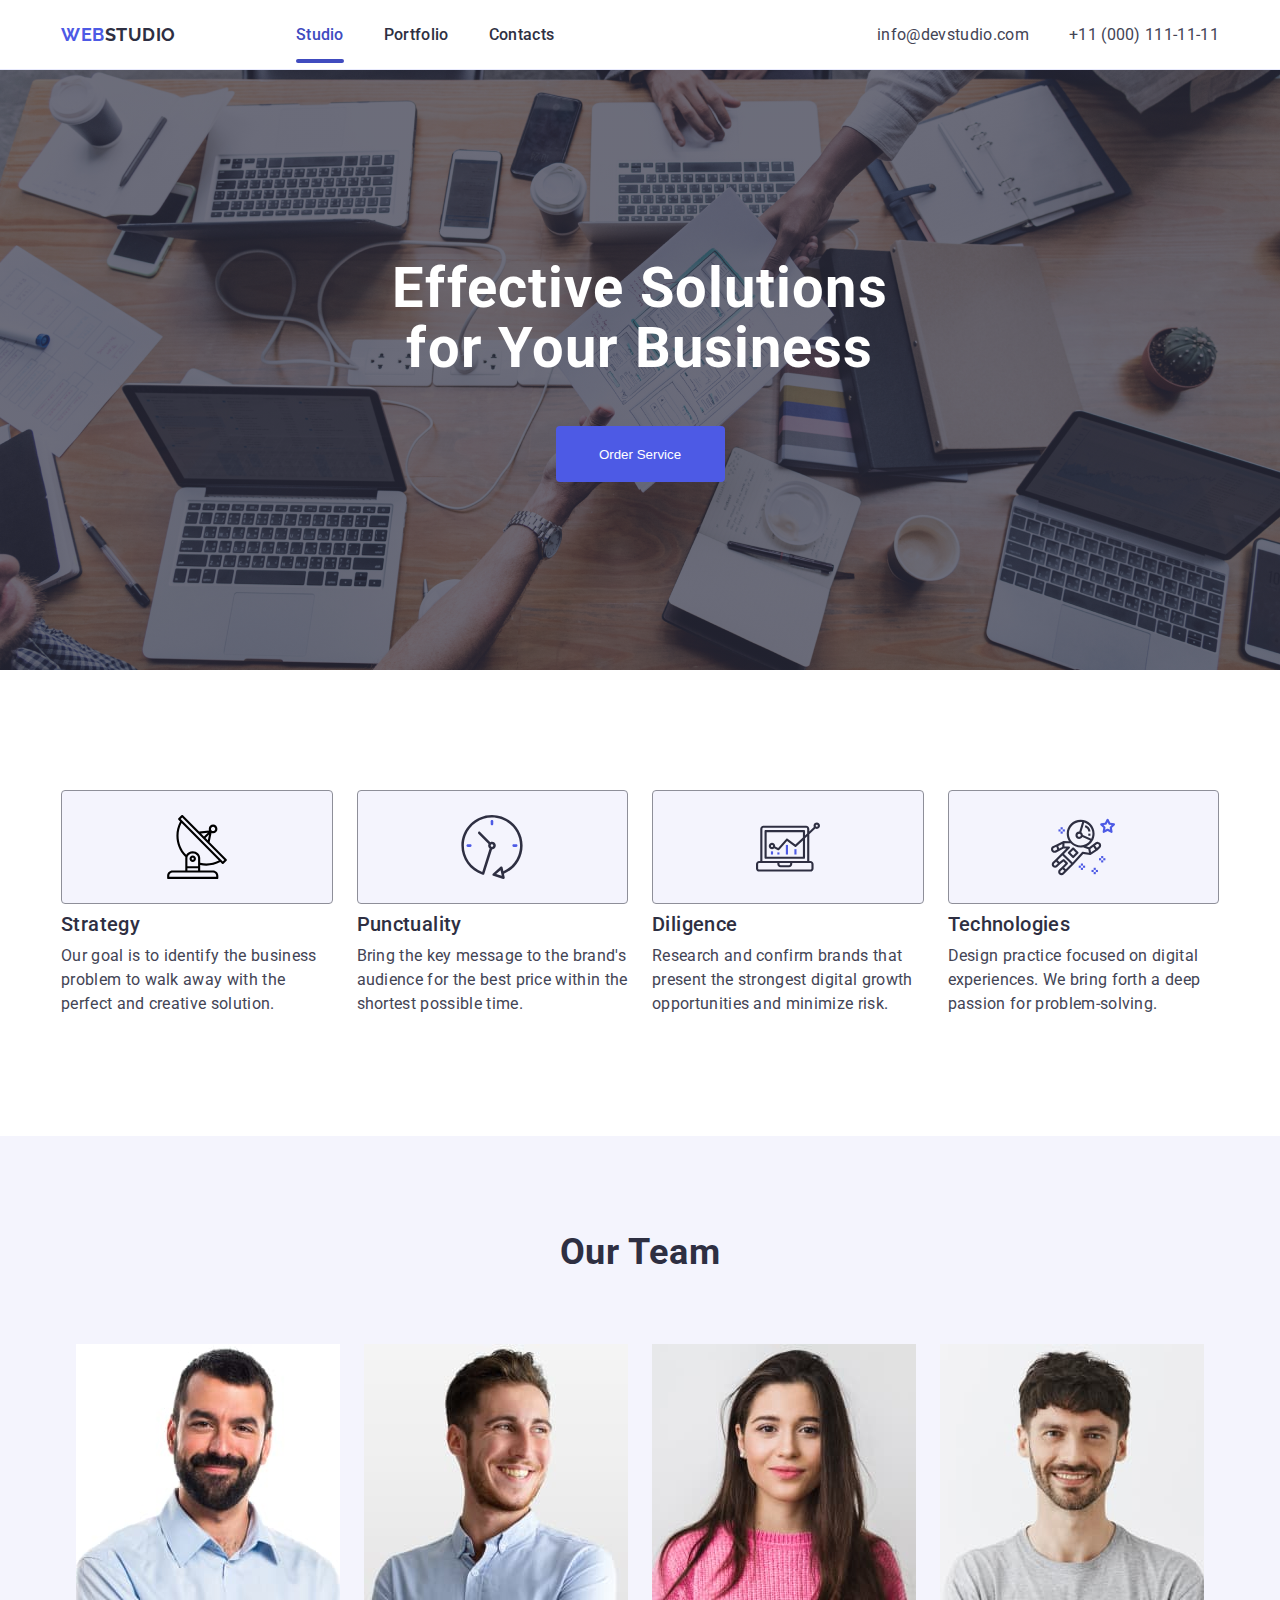
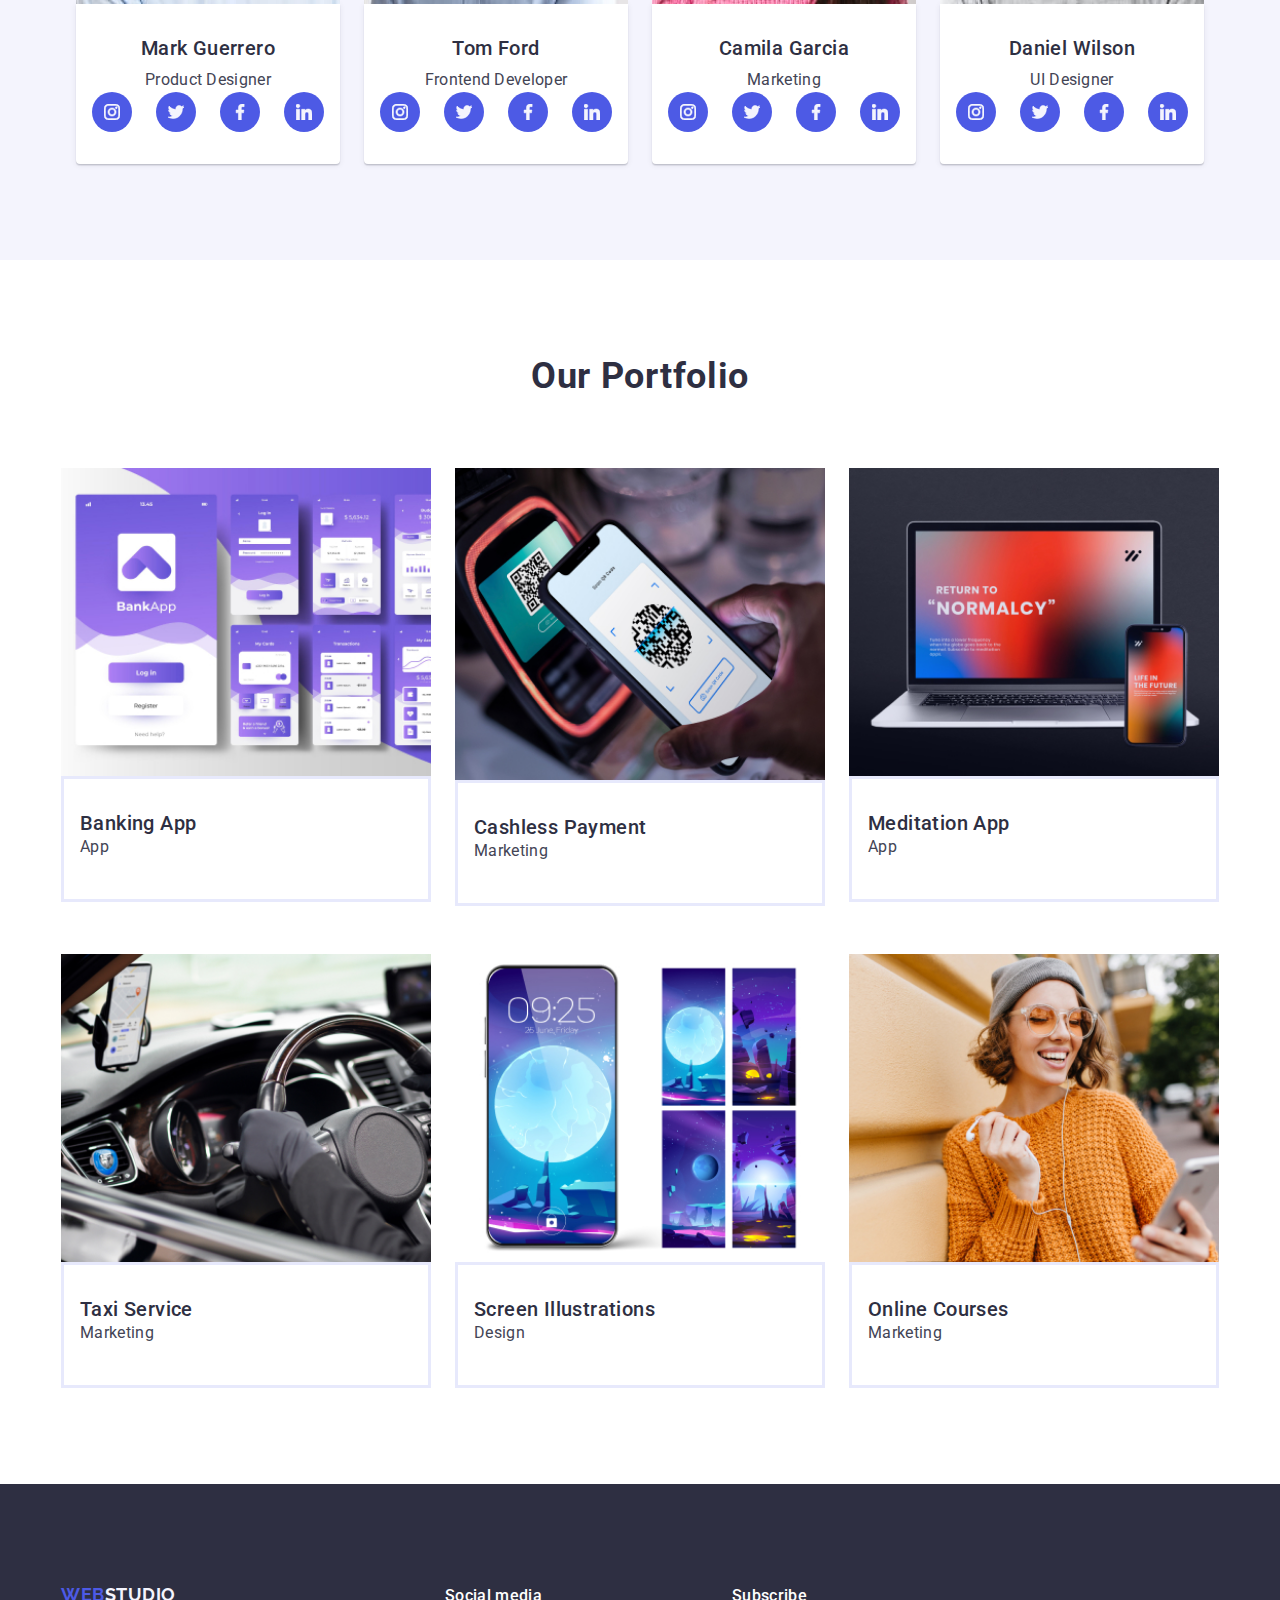
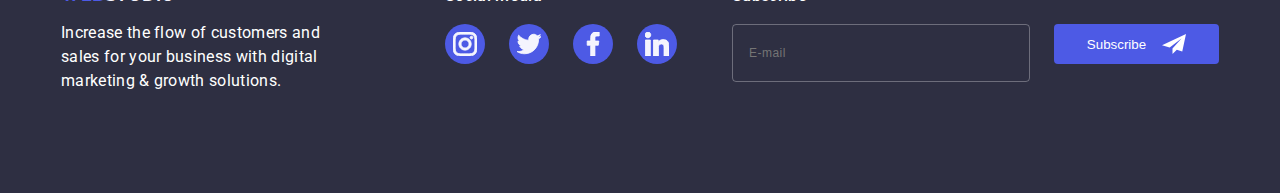
<file: index.html>
<!DOCTYPE html>
<html lang="en">
  <head>
    <meta charset="UTF-8" />
    <meta name="viewport" content="width=device-width, initial-scale=1.0" />
    <link
      rel="stylesheet"
      href="https://cdnjs.cloudflare.com/ajax/libs/modern-normalize/3.0.0/modern-normalize.min.css"
      integrity="sha512-3axTZ/bKFZH5/qLFTl4U+mDbBDFW+5QO5L7D1HnOhlhJbcNDIVJxoNm6It77g0eUdzfKZlHirayqRC2qJaAOJw=="
      crossorigin="anonymous"
      referrerpolicy="no-referrer"
    />
    <link rel="preconnect" href="https://fonts.googleapis.com" />
    <link rel="preconnect" href="https://fonts.gstatic.com" crossorigin />
    <link
      href="https://fonts.googleapis.com/css2?family=Raleway:wght@700&family=Roboto:wght@400;500;700&display=swap"
      rel="stylesheet"
    />
    <link rel="stylesheet" href="./css/styles.css" />
    <title>Document</title>
  </head>
  <body>
    <header class="page_header">
      <div class="container header_content">
        <nav class="nav">
          <a href="./index.html" class="logo">
            Web<span class="header_colored-text">Studio</span>
          </a>
          <ul class="nav_list">
            <li>
              <a href="./index.html" class="nav_link active">Studio</a>
            </li>
            <li>
              <a href="" class="nav_link">Portfolio</a>
            </li>
            <li>
              <a href="" class="nav_link">Contacts</a>
            </li>
          </ul>
        </nav>
        <address class="contacts">
          <ul class="contacts_list">
            <li>
              <a class="contacts_link" href="mailto:info@devstudio.com"
                >info@devstudio.com</a
              >
            </li>
            <li>
              <a class="contacts_link" href="tel:+110001111111"
                >+11 (000) 111-11-11</a
              >
            </li>
          </ul>
        </address>
        <button type="button" class="mobile-menu-btn">
          <svg class="mobile-menu-btn-icon" width="24" height="24">
            <use href="./images/icons.svg#icon-burger"></use>
          </svg>
        </button>
      </div>
    </header>
    <main>
      <section class="section hero">
        <div class="container">
          <h1 class="hero-title">Effective Solutions for Your Business</h1>
          <button type="button" class="hero-button">Order Service</button>
        </div>
      </section>
      <section class="section feature_section">
        <div class="container">
          <h2 class="visually-hidden">Features</h2>
          <ul class="feature_list">
            <li class="feature_list_item">
              <div class="feature_list_icon_wrapper">
                <svg class="feature_list_icon" width="64" height="64">
                  <use href="./images/icons.svg#icon-antenna"></use>
                </svg>
              </div>
              <h3 class="feature_title">Strategy</h3>
              <p class="feature_description">
                Our goal is to identify the business problem to walk away with
                the perfect and creative solution.
              </p>
            </li>
            <li class="feature_list_item">
              <div class="feature_list_icon_wrapper">
                <svg class="feature_list_icon" width="64" height="64">
                  <use href="./images/icons.svg#icon-clock"></use>
                </svg>
              </div>
              <h3 class="feature_title">Punctuality</h3>
              <p class="feature_description">
                Bring the key message to the brand's audience for the best price
                within the shortest possible time.
              </p>
            </li>
            <li class="feature_list_item">
              <div class="feature_list_icon_wrapper">
                <svg class="feature_list_icon" width="64" height="64">
                  <use href="./images/icons.svg#icon-diagram"></use>
                </svg>
              </div>
              <h3 class="feature_title">Diligence</h3>
              <p class="feature_description">
                Research and confirm brands that present the strongest digital
                growth opportunities and minimize risk.
              </p>
            </li>
            <li class="feature_list_item">
              <div class="feature_list_icon_wrapper">
                <svg class="feature_list_icon" width="64" height="64">
                  <use href="./images/icons.svg#icon-astronaut"></use>
                </svg>
              </div>
              <h3 class="feature_title">Technologies</h3>
              <p class="feature_description">
                Design practice focused on digital experiences. We bring forth a
                deep passion for problem-solving.
              </p>
            </li>
          </ul>
        </div>
      </section>
      <section class="section section_team">
        <div class="container">
          <h2 class="section_title">Our Team</h2>
          <ul class="team_list">
            <li class="list_item-team">
              <img
                srcset="./images/m_guerrero@2.jpg 2x"
                src="./images/m_guerrero.jpg"
                alt="Mark Guerrero"
                width="264"
                height="260"
              />
              <div class="card_body">
                <h3 class="card_title">Mark Guerrero</h3>
                <p class="card_description">Product Designer</p>
                <ul class="social_list team_social_list">
                  <li class="social_list_item">
                    <a class="soclial_list_link" href="#">
                      <svg class="soclial_list_icon" width="16" height="16">
                        <use href="./images/icons.svg#icon-instagram"></use>
                      </svg>
                    </a>
                  </li>
                  <li class="social_list_item">
                    <a class="soclial_list_link" href="#">
                      <svg class="soclial_list_icon" width="16" height="16">
                        <use href="./images/icons.svg#icon-twitter"></use>
                      </svg>
                    </a>
                  </li>
                  <li class="social_list_item">
                    <a class="soclial_list_link" href="#">
                      <svg class="soclial_list_icon" width="16" height="16">
                        <use href="./images/icons.svg#icon-facebook"></use>
                      </svg>
                    </a>
                  </li>
                  <li class="social_list_item">
                    <a class="soclial_list_link" href="#">
                      <svg class="soclial_list_icon" width="16" height="16">
                        <use href="./images/icons.svg#icon-linkedin"></use>
                      </svg>
                    </a>
                  </li>
                </ul>
              </div>
            </li>
            <li class="list_item-team">
              <img
                srcset="./images/t_ford@2.jpg 2x"
                src="./images/t_ford.jpg"
                alt="Tom Ford"
                width="264"
                height="260"
              />
              <div class="card_body">
                <h3 class="card_title">Tom Ford</h3>
                <p class="card_description">Frontend Developer</p>
                <ul class="social_list">
                  <li>
                    <a class="soclial_list_link" href="#">
                      <svg class="soclial_list_icon" width="16" height="16">
                        <use href="./images/icons.svg#icon-instagram"></use>
                      </svg>
                    </a>
                  </li>
                  <li>
                    <a class="soclial_list_link" href="#">
                      <svg class="soclial_list_icon" width="16" height="16">
                        <use href="./images/icons.svg#icon-twitter"></use>
                      </svg>
                    </a>
                  </li>
                  <li>
                    <a class="soclial_list_link" href="#">
                      <svg class="soclial_list_icon" width="16" height="16">
                        <use href="./images/icons.svg#icon-facebook"></use>
                      </svg>
                    </a>
                  </li>
                  <li>
                    <a class="soclial_list_link" href="#">
                      <svg class="soclial_list_icon" width="16" height="16">
                        <use href="./images/icons.svg#icon-linkedin"></use>
                      </svg>
                    </a>
                  </li>
                </ul>
              </div>
            </li>
            <li class="list_item-team">
              <img
                srcset="./images/c_garsia@2.jpg 2x"
                src="./images/c_garsia.jpg"
                alt="Camila Garcia"
                width="264"
                height="260"
              />
              <div class="card_body">
                <h3 class="card_title">Camila Garcia</h3>
                <p class="card_description">Marketing</p>
                <ul class="social_list">
                  <li>
                    <a class="soclial_list_link" href="#">
                      <svg class="soclial_list_icon" width="16" height="16">
                        <use href="./images/icons.svg#icon-instagram"></use>
                      </svg>
                    </a>
                  </li>
                  <li>
                    <a class="soclial_list_link" href="#">
                      <svg class="soclial_list_icon" width="16" height="16">
                        <use href="./images/icons.svg#icon-twitter"></use>
                      </svg>
                    </a>
                  </li>
                  <li>
                    <a class="soclial_list_link" href="#">
                      <svg class="soclial_list_icon" width="16" height="16">
                        <use href="./images/icons.svg#icon-facebook"></use>
                      </svg>
                    </a>
                  </li>
                  <li>
                    <a class="soclial_list_link" href="#">
                      <svg class="soclial_list_icon" width="16" height="16">
                        <use href="./images/icons.svg#icon-linkedin"></use>
                      </svg>
                    </a>
                  </li>
                </ul>
              </div>
            </li>
            <li class="list_item-team">
              <img
                srcset="./images/d_wilson@2.jpg 2x"
                src="./images/d_wilson.jpg"
                alt="Daniel Wilson"
                width="264"
                height="260"
              />
              <div class="card_body">
                <h3 class="card_title">Daniel Wilson</h3>
                <p class="card_description">UI Designer</p>
                <ul class="social_list">
                  <li>
                    <a class="soclial_list_link" href="#">
                      <svg class="soclial_list_icon" width="16" height="16">
                        <use href="./images/icons.svg#icon-instagram"></use>
                      </svg>
                    </a>
                  </li>
                  <li>
                    <a class="soclial_list_link" href="#">
                      <svg class="soclial_list_icon" width="16" height="16">
                        <use href="./images/icons.svg#icon-twitter"></use>
                      </svg>
                    </a>
                  </li>
                  <li>
                    <a class="soclial_list_link" href="#">
                      <svg class="soclial_list_icon" width="16" height="16">
                        <use href="./images/icons.svg#icon-facebook"></use>
                      </svg>
                    </a>
                  </li>
                  <li>
                    <a class="soclial_list_link" href="#">
                      <svg class="soclial_list_icon" width="16" height="16">
                        <use href="./images/icons.svg#icon-linkedin"></use>
                      </svg>
                    </a>
                  </li>
                </ul>
              </div>
            </li>
          </ul>
        </div>
      </section>
      <section class="section section_portfolio">
        <div class="container">
          <h2 class="section_title">Our Portfolio</h2>
          <ul class="portfolio_list">
            <li class="portfolio_list-item">
              <div class="portfolio_image_wrapper">
                <picture>
                  <source
                    srcset="
                      ./images/banking_app_desctop@2.jpg 2x,
                      ./images/banking_app_desctop.jpg
                    "
                    media="(min-width: 1158px)"
                  />
                  <source
                    srcset="
                      ./images/banking_app_tablet@2.jpg 2x,
                      ./images/banking_app_tablet.jpg
                    "
                    media="(min-width: 768px)"
                  />
                  <img
                    class="portfolio_img"
                    srcset="./images/banking_app_mobile@2.jpg 2x"
                    src="./images/banking_app_mobile.jpg"
                    alt="Banking App"
                  />
                </picture>
                <p class="product_description">
                  14 Stylish and User-Friendly App Design Concepts · Task
                  Manager App · Calorie Tracker App · Exotic Fruit Ecommerce App
                  · Cloud Storage App
                </p>
              </div>
              <div class="card_body-portfolio">
                <h3 class="card_title-portfolio">Banking App</h3>
                <p class="card_description-portfolio">App</p>
              </div>
            </li>
            <li class="portfolio_list-item">
              <div class="portfolio_image_wrapper">
                <picture>
                  <source
                    srcset="
                      ./images/cashless_payment_desctop@2.jpg 2x,
                      ./images/cashless_payment_desctop.jpg
                    "
                    media="(min-width: 1158px)"
                  />
                  <source
                    srcset="
                      ./images/cashless_payment_tablet@2.jpg 2x,
                      ./images/cashless_payment_tablet.jpg
                    "
                    media="(min-width: 768px)"
                  />
                  <img
                    class="portfolio_img"
                    srcset="./images/cashless_payment_mobile@2.jpg 2x"
                    src="./images/cashless_payment_mobile.jpg"
                    alt="Cashless Payment"
                  />
                </picture>
                <p class="product_description">
                  14 Stylish and User-Friendly App Design Concepts · Task
                  Manager App · Calorie Tracker App · Exotic Fruit Ecommerce App
                  · Cloud Storage App
                </p>
              </div>
              <div class="card_body-portfolio">
                <h3 class="card_title-portfolio">Cashless Payment</h3>
                <p class="card_description-portfolio">Marketing</p>
              </div>
            </li>
            <li class="portfolio_list-item">
              <div class="portfolio_image_wrapper">
                <picture>
                  <source
                    srcset="
                      ./images/meditation_app_desctop@2.jpg 2x,
                      ./images/meditation_app_desctop.jpg
                    "
                    media="(min-width: 1158px)"
                  />
                  <source
                    srcset="
                      ./images/meditation_app_tablet@2.jpg 2x,
                      ./images/meditation_app_tablet.jpg
                    "
                    media="(min-width: 768px)"
                  />
                  <img
                    class="portfolio_img"
                    srcset="./images/meditation_app_mobile@2.jpg 2x"
                    src="./images/meditation_app_mobile.jpg"
                    alt="Meditation App"
                  />
                </picture>
                <p class="product_description">
                  14 Stylish and User-Friendly App Design Concepts · Task
                  Manager App · Calorie Tracker App · Exotic Fruit Ecommerce App
                  · Cloud Storage App
                </p>
              </div>
              <div class="card_body-portfolio">
                <h3 class="card_title-portfolio">Meditation App</h3>
                <p class="card_description-portfolio">App</p>
              </div>
            </li>
            <li class="portfolio_list-item">
              <div class="portfolio_image_wrapper">
                <picture>
                  <source
                    srcset="
                      ./images/taxi_service_desctop@2.jpg 2x,
                      ./images/taxi_service_desctop.jpg
                    "
                    media="(min-width: 1158px)"
                  />
                  <source
                    srcset="
                      ./images/taxi_service_tablet@2.jpg 2x,
                      ./images/taxi_service_tablet.jpg
                    "
                    media="(min-width: 768px)"
                  />
                  <img
                    class="portfolio_img"
                    srcset="./images/taxi_service_mobile@2.jpg 2x"
                    src="./images/taxi_service_mobile.jpg"
                    alt="Taxi Service"
                  />
                </picture>
                <p class="product_description">
                  14 Stylish and User-Friendly App Design Concepts · Task
                  Manager App · Calorie Tracker App · Exotic Fruit Ecommerce App
                  · Cloud Storage App
                </p>
              </div>
              <div class="card_body-portfolio">
                <h3 class="card_title-portfolio">Taxi Service</h3>
                <p class="card_description-portfolio">Marketing</p>
              </div>
            </li>
            <li class="portfolio_list-item">
              <div class="portfolio_image_wrapper">
                <picture>
                  <source
                    srcset="
                      ./images/screen_illustrations_desctop@2.jpg 2x,
                      ./images/screen_illustrations_desctop.jpg
                    "
                    media="(min-width: 1158px)"
                  />
                  <source
                    srcset="
                      ./images/screen_illustrations_tablet@2.jpg 2x,
                      ./images/screen_illustrations_tablet.jpg
                    "
                    media="(min-width: 768px)"
                  />
                  <img
                    class="portfolio_img"
                    srcset="./images/screen_illustrations_mobile@2.jpg 2x"
                    src="./images/screen_illustrations_mobile.jpg"
                    alt="Screen Illustrations"
                  />
                </picture>
                <p class="product_description">
                  14 Stylish and User-Friendly App Design Concepts · Task
                  Manager App · Calorie Tracker App · Exotic Fruit Ecommerce App
                  · Cloud Storage App
                </p>
              </div>
              <div class="card_body-portfolio">
                <h3 class="card_title-portfolio">Screen Illustrations</h3>
                <p class="card_description-portfolio">Design</p>
              </div>
            </li>
            <li class="portfolio_list-item">
              <div class="portfolio_image_wrapper">
                <picture>
                  <source
                    srcset="
                      ./images/online_cources_desctop@2.jpg 2x,
                      ./images/online_cources_desctop.jpg
                    "
                    media="(min-width: 1158px)"
                  />
                  <source
                    srcset="
                      ./images/online_cources_tablet@2.jpg 2x,
                      ./images/online_cources_tablet.jpg
                    "
                    media="(min-width: 768px)"
                  />
                  <img
                    class="portfolio_img"
                    srcset="./images/online_cources_mobile@2.jpg 2x"
                    src="./images/online_cources_mobile.jpg"
                    alt="Online Courses"
                  />
                </picture>
                <p class="product_description">
                  14 Stylish and User-Friendly App Design Concepts · Task
                  Manager App · Calorie Tracker App · Exotic Fruit Ecommerce App
                  · Cloud Storage App
                </p>
              </div>
              <div class="card_body-portfolio">
                <h3 class="card_title-portfolio">Online Courses</h3>
                <p class="card_description-portfolio">Marketing</p>
              </div>
            </li>
          </ul>
        </div>
      </section>
    </main>
    <footer class="footer">
      <div class="container footer_content">
        <div class="footer_item_logo">
          <a href="./index.html" class="logo footer_logo">
            Web<span class="footer_colored-text">Studio</span>
          </a>
          <p class="footer_description">
            Increase the flow of customers and sales for your business with
            digital marketing & growth solutions.
          </p>
        </div>
        <div class="footer_item_social">
          <p class="footer_title">Social media</p>
          <ul class="social_list footer_social_list">
            <li class="social_list_item">
              <a class="soclial_list_link footer_social_link" href="#">
                <svg class="soclial_list_icon" width="24" height="24">
                  <use href="./images/icons.svg#icon-instagram"></use>
                </svg>
              </a>
            </li>
            <li class="social_list_item">
              <a class="soclial_list_link" href="#">
                <svg class="soclial_list_icon" width="24" height="24">
                  <use href="./images/icons.svg#icon-twitter"></use>
                </svg>
              </a>
            </li>
            <li class="social_list_item">
              <a class="soclial_list_link" href="#">
                <svg class="soclial_list_icon" width="24" height="24">
                  <use href="./images/icons.svg#icon-facebook"></use>
                </svg>
              </a>
            </li>
            <li class="social_list_item">
              <a class="soclial_list_link" href="#">
                <svg class="soclial_list_icon" width="24" height="24">
                  <use href="./images/icons.svg#icon-linkedin"></use>
                </svg>
              </a>
            </li>
          </ul>
        </div>
        <div class="footer_item">
          <p class="footer_title">Subscribe</p>
          <form class="subscribe_form">
            <label class="subscribe_label">
              <input
                class="subscribe_input"
                type="email"
                placeholder="E-mail"
                name="email"
              />
            </label>
            <button type="submit" class="form_button">
              Subscribe
              <svg class="send_icon" width="24" height="24">
                <use href="./images/icons.svg#icon-send"></use>
              </svg>
            </button>
          </form>
        </div>
      </div>
    </footer>
    <div class="mobile_overlay">
      <div class="mobile_menu">
        <button class="menu_close">
          <svg class="modal_close_icon" width="8" height="8">
            <use href="./images/icons.svg#icon-close"></use>
          </svg>
        </button>
        <div class="footer_nav">
          <ul class="mobile_menu_list">
            <li><a href="#" class="mobile_menu_link active">Studio</a></li>
            <li><a href="#" class="mobile_menu_link">Portfolio</a></li>
            <li><a href="#" class="mobile_menu_link">Contacts</a></li>
          </ul>
        </div>
        <address class="footer_contacts">
          <ul class="footer_contacts_list">
            <li>
              <a class="footer_contacts_link active" href="tel:+110001111111"
                >+11 (000) 111-11-11</a
              >
            </li>
            <li>
              <a class="footer_contacts_link" href="mailto:info@devstudio.com"
                >info@devstudio.com</a
              >
            </li>
          </ul>
        </address>
        <ul class="social_list mobile_social_list">
          <li class="social_list_item">
            <a class="soclial_list_link" href="#">
              <svg class="soclial_list_icon" width="24" height="24">
                <use href="./images/icons.svg#icon-instagram"></use>
              </svg>
            </a>
          </li>
          <li class="social_list_item">
            <a class="soclial_list_link" href="#">
              <svg class="soclial_list_icon" width="16" height="16">
                <use href="./images/icons.svg#icon-twitter"></use>
              </svg>
            </a>
          </li>
          <li class="social_list_item">
            <a class="soclial_list_link" href="#">
              <svg class="soclial_list_icon" width="16" height="16">
                <use href="./images/icons.svg#icon-facebook"></use>
              </svg>
            </a>
          </li>
          <li class="social_list_item">
            <a class="soclial_list_link" href="#">
              <svg class="soclial_list_icon" width="16" height="16">
                <use href="./images/icons.svg#icon-linkedin"></use>
              </svg>
            </a>
          </li>
        </ul>
      </div>
    </div>
    <div class="modal_overlay">
      <div class="modal">
        <button class="modal_close" type="button">
          <svg class="modal_close_icon" width="8" height="8">
            <use href="./images/icons.svg#icon-close"></use>
          </svg>
        </button>
        <p class="modal_title">Leave your contacts and we will call you back</p>
        <form class="modal_form">
          <div class="modal_input_group_wrapper">
            <label class="modal_label" for="user-name"> Name </label>
            <div class="modal_input_wrapper">
              <input
                class="modal_input"
                type="text"
                id="user-name"
                name="user-name"
              />
              <svg class="modal_input_icon" width="18" height="24">
                <use href="./images/icons.svg#icon-person"></use>
              </svg>
            </div>
          </div>
          <div class="modal_input_group_wrapper">
            <label class="modal_label" for="userphone"> Phone </label>
            <div class="modal_input_wrapper">
              <input
                class="modal_input"
                id="userphone"
                name="userphone"
                type="tel"
              />
              <svg class="modal_input_icon" width="18" height="24">
                <use href="./images/icons.svg#icon-phone"></use>
              </svg>
            </div>
          </div>
          <div class="modal_input_group_wrapper">
            <label class="modal_label" for="useremail"> Email </label>
            <div class="modal_input_wrapper">
              <input
                class="modal_input"
                id="useremail"
                name="useremail"
                type="email"
              />
              <svg class="modal_input_icon" width="18" height="24">
                <use href="./images/icons.svg#icon-email"></use>
              </svg>
            </div>
          </div>
          <div class="modal_input_group_wrapper comment_wrapper">
            <label class="modal_label" for="user-comment"> Comment </label>
            <textarea
              class="modal_text"
              id="user-comment"
              name="user-comment"
              placeholder="Text input"
            ></textarea>
          </div>
          <div class="modal_checkbox_wrapper">
            <input
              class="modal_input_checkbox visually-hidden"
              type="checkbox"
              id="user-privacy"
              name="user-privacy"
              value="true"
            />
            <label class="modal_label_checkbox" for="user-privacy">
              <span class="modal_checkbox_custom">
                <svg class="modal_checkbox_custom-icon" width="10" height="8">
                  <use href="./images/icons.svg#icon-checkmark"></use>
                </svg>
              </span>
              I accept the terms and conditions of the
              <a class="modal_checkbox_link" href="#">Privacy Policy</a>
            </label>
          </div>
          <button type="submit" class="submit_form">Send</button>
        </form>
      </div>
    </div>
  </body>
</html>
</file>
<file: css/styles.css>
* {
  margin: 0;
}

body {
  font-family: "Roboto", sans-serif;
  font-size: 16px;
  font-weight: 500;
  line-height: 24px;
  background-color: #FFFFFF;
  color: #434455;
  box-sizing: border-box;
}

a {
  text-decoration: none;
  color: #2e2f42;
}

ul {
  list-style-type: none;
  padding: 0;
}

img {
  display: block;
}

button {
  display: block;
  background-color: #4D5AE5;
  color: #ffffff;
  border-radius: 4px;
  border: none;
  cursor: pointer;
  text-align: center;
  transition: background-color 250ms cubic-bezier(0.4, 0, 0.2, 1);
}

button:hover {
  background-color: #404BBF;
}

.container {
  max-width: 320px;
  margin: 0 auto;
  padding: 0 16px;
}

.visually-hidden {
  position: absolute;
  width: 1px;
  height: 1px;
  margin: -1px;
  border: 0;
  padding: 0;
  white-space: nowrap;
  clip-path: inset(100%);
  clip: rect(0 0 0 0);
  overflow: hidden;
}

.section {
  padding: 96px 0;
}

@media screen and (min-width: 768px) {
  .container {
    max-width: 768px;
  }
}

@media screen and (min-width: 1158px) {
  .container {
    max-width: 1158px;
    padding: 0 15px;
  }
}

/* ======= HEADER STYLES ====== */

.page_header {
  border-bottom: 1px solid #E7E9FC;
  box-shadow: 0px 1px 6px 0px #2E2F4214,
    0px 1px 1px 0px #2E2F4229,
    0px 2px 1px 0px #2E2F4214;
}

.header_content {
  display: flex;
  justify-content: space-between;
  align-items: center;
  margin: 0 auto;
}

.nav_list {
  display: none;
}

.contacts {
  display: none;
}

.mobile-menu-btn {
  background-color: transparent;
}

.mobile-menu-btn-icon {
  stroke: #2F2F37;
}

.logo {
  font-family: 'Raleway', sans-serif;
  font-size: 18px;
  font-weight: 700;
  line-height: 21px;
  letter-spacing: 0.03em;
  color: #4D5AE5;
  text-transform: uppercase;
  padding: 16px 0;
  display: block;
}

.header_colored-text {
  color: #2E2F42;
}

@media screen and (min-width: 768px) {
  .logo {
    margin-right: 120px;
    padding: 24px 0;
  }

  .nav {
    display: flex;
    align-items: center;
  }

  .nav_list {
    display: flex;
    align-items: center;
    gap: 40px;
  }

  .nav_link {
    position: relative;
    font-size: 16px;
    font-weight: 500;
    line-height: 24px;
    letter-spacing: 0.02em;
    padding: 24px 0;
    color: #2E2F42;
    transition: color 250ms cubic-bezier(0.4, 0, 0.2, 1);
  }

  .nav_link:hover,
  .nav_link:focus {
    color: #404BBF;
  }

  .active {
    color: #404bbf;
  }

  .active::after {
    position: absolute;
    content: '';
    background: #404BBF;
    width: 100%;
    height: 4px;
    border-radius: 2px;
    bottom: -1px;
    left: 0;
  }

  .mobile-menu-btn {
    display: none;
  }

  .contacts {
    display: block;
    font-style: normal;
  }

  .contacts_list {
    display: flex;
    flex-direction: column;
    gap: 12px;
  }

  .contacts_link {
    display: block;
    font-size: 12px;
    font-weight: 400;
    line-height: 14px;
    letter-spacing: 0.04em;
    color: #434455;
  }
}

@media screen and (min-width: 1158px) {
  .contacts_list {
    flex-direction: row;
    gap: 40px;
  }

  .nav_link {
    padding: 18px 0;
  }

  .contacts_link {
    font-size: 16px;
    line-height: 24px;
    letter-spacing: 0.02em;
  }
}

/* ======= /HEADER STYLES ===== */
/* ======= HERO STYLES ======== */

.hero {
  padding: 72px 0;
  background-image: linear-gradient(rgba(46, 47, 66, 0.7),
      rgba(46, 47, 66, 0.7)),
    image-set(url('../images/hero-image_mobile.jpg') 1x,
      url('../images/hero-image_mobile@2.jpg') 2x);
  background-size: cover;
  background-position: center;
  background-repeat: no-repeat;
  max-width: 320px;
  margin: 0 auto;
}

.hero-title {
  font-size: 36px;
  font-weight: 700;
  line-height: 40px;
  letter-spacing: 0.02em;
  text-align: center;
  color: #ffffff;
  max-width: 216px;
  margin: 0 auto;
  margin-bottom: 72px;
}

.hero-button {
  width: 169px;
  height: 56px;
  margin: 0 auto;
}

@media screen and (min-width: 768px) and (min-resolution: 96dpi) {
  .hero {
    background-image: linear-gradient(rgba(46, 47, 66, 0.7),
        rgba(46, 47, 66, 0.7)),
      url('../images/hero-image_tablet.jpg');
  }
}

@media screen and (min-width: 768px) and (min-resolution: 192dpi) {
  .hero {
    background-image: linear-gradient(rgba(46, 47, 66, 0.7),
        rgba(46, 47, 66, 0.7)),
      url('../images/hero-image_tablet@2.jpg');
  }
}

@media screen and (min-width: 768px) {
  .hero {
    padding: 112px 0;
    max-width: 768px;
  }

  .hero-title {
    font-size: 56px;
    line-height: 60px;
    max-width: 496px;
    margin-bottom: 36px;
  }
}

@media screen and (min-width: 1158px) and (min-resolution: 96dpi) {
  .hero {
    background-image: linear-gradient(rgba(46, 47, 66, 0.7),
        rgba(46, 47, 66, 0.7)),
      url('../images/hero-image.jpg');
  }
}

@media screen and (min-width: 1158px) and (min-resolution: 192dpi) {
  .hero {
    background-image: linear-gradient(rgba(46, 47, 66, 0.7),
        rgba(46, 47, 66, 0.7)),
      url('../images/hero-image@2.jpg');
  }
}

@media screen and (min-width: 1158px) {
  .hero {
    padding: 188px 0;
    max-width: 1440px;
  }

  .hero-title {
    margin-bottom: 48px;
  }
}

/* ======= /HERO STYLES ======= */
/* ====== FEATURE STYLES ====== */

.feature_list {
  display: flex;
  flex-direction: column;
  gap: 72px;
}

.feature_list_icon_wrapper {
  display: none;
}

.feature_title {
  font-size: 36px;
  font-weight: 700;
  line-height: 40px;
  letter-spacing: 0.02em;
  text-align: center;
  color: #2E2F42;
  margin-bottom: 8px;
}

.feature_description {
  font-size: 16px;
  font-weight: 500;
  line-height: 24px;
  letter-spacing: 0.02em;
  color: #434455;
}

@media screen and (min-width: 768px) {

  .feature_list {
    flex-direction: row;
    column-gap: 24px;
    row-gap: 72px;
    flex-wrap: wrap;
  }

  .feature_list_item {
    width: calc((100% - 24px) / 2);
  }

  .feature_title {
    text-align: left;
  }
}

@media screen and (min-width: 1158px) {
  .feature_section {
    padding: 120px 0;
  }

  .feature_list_item {
    width: calc((100% - 72px) / 4);
  }

  .feature_list_icon_wrapper {
    display: flex;
    justify-content: center;
    align-items: center;
    margin-bottom: 8px;
    border: 1px solid #8E8F99;
    background-color: #F4F4FD;
    border-radius: 4px;
    padding: 24px 100px;
  }

  .feature_title {
    font-size: 20px;
    font-weight: 500;
    line-height: 24px;
  }

  .feature_description {
    font-weight: 400;
  }
}

/* ====== /FEATURE STYLES ===== */
/* ======== TEAM STYLES ======= */

.section_team {
  background-color: #F4F4FD;
}

.section_title {
  font-size: 36px;
  font-weight: 700;
  line-height: 40px;
  letter-spacing: 0.02em;
  text-align: center;
  color: #2E2F42;
  margin-bottom: 72px;
}

.team_list {
  display: flex;
  flex-direction: column;
  justify-content: center;
  align-items: center;
  gap: 72px;
}

.card_body {
  background-color: #FFFFFF;
  padding: 32px 16px;
  box-shadow: 0px 2px 1px 0px #2E2F4214,
    0px 1px 1px 0px #2E2F4229,
    0px 1px 6px 0px #2E2F4214;
  border-radius: 0px 0px 4px 4px;
}

.card_title {
  font-size: 20px;
  font-weight: 500;
  line-height: 24px;
  letter-spacing: 0.02em;
  text-align: center;
  color: #2E2F42;
  margin-bottom: 8px;
}

.card_description {
  font-size: 16px;
  font-weight: 400;
  line-height: 24px;
  letter-spacing: 0.02em;
  text-align: center;
  color: #434455;
}

.social_list {
  display: flex;
  align-items: center;
}

.soclial_list_link {
  display: flex;
  justify-content: center;
  align-items: center;
  width: 40px;
  height: 40px;
  border-radius: 50%;
  background-color: #4D5AE5;
  transition: background-color 250ms cubic-bezier(0.4, 0, 0.2, 1);
}

.soclial_list_icon {
  stroke: #ffffff;
}

.soclial_list_link:hover,
.soclial_list_link:active {
  background-color: #404BBF;
}

.team_social_list {
  gap: 24px;
}

@media screen and (min-width: 768px) {
  .team_list {
    flex-direction: row;
    column-gap: 24px;
    row-gap: 64px;
    flex-wrap: wrap;
  }
}

@media screen and (min-width: 1158px) {
  .team_list {
    column-gap: 24px;
    row-gap: 0;
  }

  .list_item {
    width: calc((100% - 72px) / 4);
  }
}

/* ======== /TEAM STYLES ====== */
/* ===== PORTFOLIO STYLES ===== */

.section_portfolio {
  margin: 0 auto;
}

.portfolio_list {
  display: flex;
  flex-direction: column;
  gap: 48px;
}

.product_description {
  display: none;
}

.card_body-portfolio {
  padding: 32px 16px;
  border-width: 0px, 1px, 1px, 1px;
  border-style: solid;
  border-color: #E7E9FC;
}

.card_title-portfolio {
  font-size: 20px;
  font-weight: 500;
  line-height: 24px;
  letter-spacing: 0.02em;
  color: #2E2F42;
}

.card_description-portfolio {
  font-size: 16px;
  font-weight: 400;
  line-height: 24px;
  letter-spacing: 0.02em;
  color: #434455;
  margin-bottom: 8px;
}

.portfolio_img {
  width: 100%;
  height: auto;
}

@media screen and (min-width: 768px) {
  .section_portfolio {
    margin: 0 auto;
  }

  .portfolio_list {
    flex-direction: row;
    column-gap: 24px;
    row-gap: 72px;
    flex-wrap: wrap;
    justify-content: center;
  }

  .portfolio_list-item {
    width: calc((100% - 24px) / 2);
  }
}

@media screen and (min-width: 1158px) {
  .section_portfolio {
    margin: 0 auto;
  }

  .portfolio_list {
    row-gap: 48px;
  }

  .portfolio_list-item {
    width: calc((100% - 48px) / 3);
  }

  .portfolio_image_wrapper {
    position: relative;
    overflow: hidden;
  }

  .portfolio_list-item:hover {
    box-shadow: 0px 1px 6px rgba(46, 47, 66, 0.08),
      0px 1px 1px rgba(46, 47, 66, 0.16),
      0px 2px 1px rgba(46, 47, 66, 0.08);
  }

  .portfolio_list-item:hover .product_description {
    transform: translateY(0);
  }

  .product_description {
    display: block;
    position: absolute;
    font-weight: 400;
    letter-spacing: 0.02em;
    color: #F4F4FD;
    background-color: #4D5AE5;
    width: 100%;
    height: 100%;
    top: 0;
    left: 0;
    padding: 40px 32px;
    transform: translateY(100%);
    transition: transform 250ms cubic-bezier(0.4, 0, 0.2, 1);
    overflow: auto;
  }
}

/* ===== /PORTFOLIO STYLES ==== */
/* ====== FOOTER STYLES ======= */

.footer {
  background-color: #2E2F42;
  padding: 96px 0;
}

.footer_content {
  display: flex;
  flex-direction: column;
  align-items: center;
  gap: 72px;
}

.footer_logo {
  display: block;
  text-align: center;
  padding: 0;
  margin-bottom: 16px;
}

.footer_colored-text {
  color: #F4F4FD;
}

.footer_description {
  font-size: 16px;
  font-weight: 400;
  line-height: 24px;
  letter-spacing: 0.02em;
  color: #ffffff;
  max-width: 288px;
}

.footer_title {
  font-size: 16px;
  font-weight: 500;
  line-height: 24px;
  letter-spacing: 0.02em;
  text-align: center;
  color: #ffffff;
  margin-bottom: 16px;
}

.footer_social_link:hover,
.footer_social_link:active {
  background-color: #31D0AA;
}

.subscribe_input {
  background-color: transparent;
  border: 1px solid rgba(255, 255, 255, .3);
  width: 288px;
  height: 40px;
  border-radius: 4px;
  margin-bottom: 16px;
  padding: 8px 16px;
  font-size: 12px;
  font-weight: 400;
  line-height: 24px;
  letter-spacing: 0.04em;
  color: #ffffff;
}

.subscribe_input:focus {
  outline: none;
}

.form_button {
  display: flex;
  align-items: center;
  justify-content: center;
  gap: 16px;
  width: 165px;
  height: 40px;
  margin: 0 auto;
}

.footer_contacts_list {
  font-style: normal;
}

.footer_social_list {
  gap: 16px;
}

.social_list {
  gap: 24px;
}

@media screen and (min-width: 768px) {
  .footer_content {
    flex-direction: row;
    align-items: baseline;
    column-gap: 24px;
    row-gap: 72px;
    flex-wrap: wrap;
    padding: 0 108px;
  }

  .footer_logo {
    text-align: left;
  }

  .subscribe_form {
    display: flex;
    gap: 24px;
  }

  .footer_title {
    text-align: left;
  }

  .subscribe_input {
    width: 264px;
    margin-bottom: 0;
  }
}

@media screen and (min-width: 1158px) {
  .footer {
    padding: 100px 0;
  }

  .footer_content {
    column-gap: 0;
    row-gap: 0;
    padding: 0 15px;
  }

  .footer_logo {
    text-align: left;
  }

  .footer_description {
    max-width: 264px;
  }

  .footer_item_logo {
    margin-right: 120px;
  }

  .footer_item_social {
    margin-right: auto;
  }
}

/* ===== /FOOTER STYLES ======= */
/* ====MOBILE MENU STYLES====== */

.mobile_overlay {
  position: fixed;
  top: 0;
  left: 0;
  width: 100%;
  height: 100%;
  z-index: 999999;
  background-color: #FFFFFF;
  opacity: 0;
  pointer-events: none;
  transition: opacity 250ms cubic-bezier(0.4, 0, 0.2, 1),
    visibility 250ms cubic-bezier(0.4, 0, 0.2, 1);
}

.mobile_overlay.is-open {
  opacity: 1;
  pointer-events: auto;
}

.mobile_menu {
  position: relative;
  display: flex;
  flex-direction: column;
  padding: 72px 16px;
  padding-bottom: 40px;
  height: 100%;
}

.menu_close {
  position: absolute;
  top: 24px;
  right: 24px;
  display: flex;
  justify-content: center;
  align-items: center;
  width: 24px;
  height: 24px;
  border-radius: 50%;
  background-color: #E7E9FC;
  border: 1px solid #2E2F42;
}

.footer_nav {
  margin-bottom: auto;
}

.mobile_menu_list {
  display: flex;
  flex-direction: column;
  gap: 40px;
}

.mobile_menu_link {
  font-size: 36px;
  font-weight: 700;
  line-height: 40px;
  letter-spacing: 0.02em;
  color: #2E2F42;
  transition: color 250ms cubic-bezier(0.4, 0, 0.2, 1);
}

.mobile_menu_link:focus {
  justify-content: center;
  color: #404BBF;
}

.footer_contacts_list {
  display: flex;
  flex-direction: column;
  gap: 24px;
  margin-bottom: 48px;
}

.footer_contacts_link {
  font-size: 20px;
  font-weight: 500;
  line-height: 24px;
  letter-spacing: 0.02em;
  color: #434455;
  transition: color 250ms cubic-bezier(0.4, 0, 0.2, 1);
}

.mobile_menu_link.active,
.footer_contacts_link.active {
  color: #4D5AE5;
}

.footer_contacts_link:focus {
  color: #4D5AE5;
}

.mobile_social_list {
  gap: 40px;
}

@media screen and (min-width: 768px) {
  .mobile_overlay {
    display: none;
  }
}

/* ===/MOBILE MENU STYLES====== */
/* ======= MODAL STYLES ======= */

:root {
  --main-color: #404bbf;
  --main-fill: #F4F4FD;
}

.modal_overlay {
  background-color: rgba(46, 47, 66, 0.4);
  position: fixed;
  left: 0;
  top: 0;
  width: 100%;
  height: 100%;
  padding: 8px 16px;
  opacity: 0;
  pointer-events: none;
  transition: opacity 250ms cubic-bezier(0.4, 0, 0.2, 1),
    visibility 250ms cubic-bezier(0.4, 0, 0.2, 1);
}

.modal_overlay.is-open {
  opacity: 1;
  pointer-events: auto;
}

.modal {
  position: relative;
  width: 288px;
  height: 623px;
  margin: 0 auto;
  background-color: #FCFCFC;
  padding: 72px 16px;
  padding-bottom: 0;
  border-radius: 4px;
}

.modal_close {
  position: absolute;
  top: 24px;
  right: 24px;
  display: flex;
  justify-content: center;
  align-items: center;
  width: 24px;
  height: 24px;
  border-radius: 50%;
  background-color: #E7E9FC;
  border: 1px solid rgba(0, 0, 0, 0.1);
}

.modal_title {
  font-size: 16px;
  font-weight: 500;
  line-height: 24px;
  letter-spacing: 0.02em;
  text-align: center;
  color: #2E2F42;
  margin-bottom: 16px;
}

.modal_form {
  display: flex;
  flex-direction: column;
}

.modal_label {
  font-size: 12px;
  font-weight: 400;
  line-height: 14px;
  letter-spacing: 0.04em;
  color: #8E8F99;
  margin-bottom: 4px;
}

.modal_input_wrapper {
  position: relative;
}

.modal_input {
  width: 256px;
  height: 40px;
  border-radius: 4px;
  border: 1px solid rgba(46, 47, 66, 0.4);
  padding: 8px 8px 8px 38px;
}

.modal_input:focus {
  outline: none;
  border-color: #4D5AE5;
}

.modal_input_icon {
  position: absolute;
  top: 50%;
  transform: translateY(-50%);
  left: 16px;
  stroke: #2E2F42;
  transition: fill 250ms cubic-bezier(0.4, 0, 0.2, 1);
}

.modal_input:focus+.modal_input_icon {
  fill: #4D5AE5;
}

.modal_text {
  width: 100%;
  height: 120px;
  padding: 8px 16px;
  resize: none;
  border: 1px solid;
  border-radius: 4px;
  font-size: 12px;
  line-height: 1.17;
  letter-spacing: 0.04em;
  color: rgba(46, 47, 66, 0.4);
  background-color: transparent;
  border-color: rgba(46, 47, 66, 0.4);
  outline: transparent;
  transition: border-color 250ms cubic-bezier(0.4, 0, 0.2, 1);
}

.modal_text:focus {
  outline: none;
  border-color: #4D5AE5;
}

.modal_label_checkbox {
  font-size: 12px;
  font-weight: 400;
  line-height: 14px;
  letter-spacing: 0.04em;
  color: #8e8f99;
}

.modal_checkbox_link {
  line-height: 16px;
}

.modal_checkbox_link {
  color: #4D5AE5;
  text-decoration: underline;
  cursor: pointer;
}

.modal_checkbox_wrapper {
  margin-bottom: 16px;
}

.modal_checkbox_custom {
  display: inline-flex;
  justify-content: center;
  align-items: center;
  width: 16px;
  height: 16px;
  border-radius: 2px;
  border: 1px solid rgba(46, 47, 66, 0.4);
  cursor: pointer;
  fill: transparent;
  margin-right: 8px;
  transition: background-color 250ms cubic-bezier(0.4, 0, 0.2, 1),
    border 250ms cubic-bezier(0.4, 0, 0.2, 1),
    fill 250ms cubic-bezier(0.4, 0, 0.2, 1);
}

.modal_input_checkbox:checked+.modal_label_checkbox>.modal_checkbox_custom {
  background-color: var(--main-color);
  border: none;
  fill: var(--main-fill);
}

.submit_form {
  width: 169px;
  height: 56px;
  margin: 0 auto;
}

@media screen and (min-width: 768px) {
  .modal {
    position: absolute;
    top: 50%;
    left: 50%;
    transform: translate(-50%, -50%);
    width: 408px;
    height: 584px;
    margin: 0 auto;
    padding-left: 24px;
    padding-right: 24px;
  }

  .modal_input {
    width: 100%;
  }
}

/* ====== /MODAL STYLES ======= */
</file>
